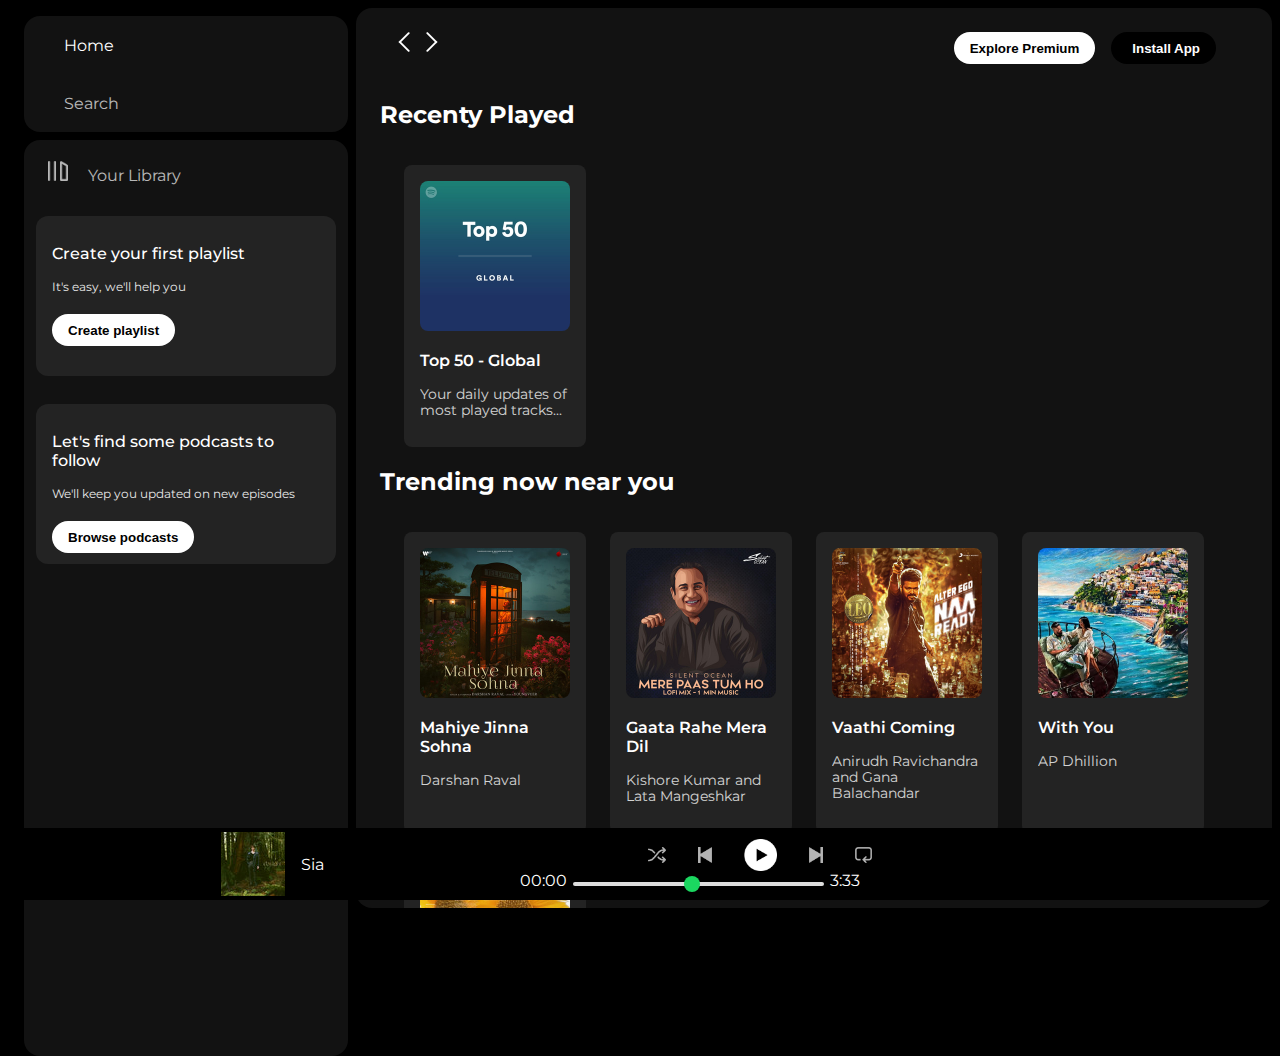
<file: spotify clone/index.html>
<!DOCTYPE html>
<html lang="en">
<head>
    <meta charset="UTF-8">
    <meta name="viewport" content="width=device-width, initial-scale=1.0">
    <link rel="stylesheet" href="https://cdnjs.cloudflare.com/ajax/libs/font-awesome/6.4.2/css/all.min.css" integrity="sha512-z3gLpd7yknf1YoNbCzqRKc4qyor8gaKU1qmn+CShxbuBusANI9QpRohGBreCFkKxLhei6S9CQXFEbbKuqLg0DA==" crossorigin="anonymous" referrerpolicy="no-referrer" />
    <link rel="icon" href="./assets/logo.png">
    <title>Spotify - Web Player: Music for everyone</title>
    <link rel="stylesheet" href="style.css">
    <link rel="preconnect" href="https://fonts.googleapis.com">
<link rel="preconnect" href="https://fonts.gstatic.com" crossorigin>
<link href="https://fonts.googleapis.com/css2?family=Montserrat:wght@300;400;500;600;700&family=Poppins&display=swap" rel="stylesheet">
</head>
<body>
    <div class="main">
        <div class="sidebar">
            <div class="nav">
                <div class="nav-option" style="opacity: 1;">
                    <i class="fa-solid fa-house"></i>
                    <a href="#">Home</a>
                </div>
                <div class="nav-option">
                  <i class="fa-solid fa-magnifying-glass"></i>
                  <a href="#">Search</a>
                </div>
            </div>
            <div class="library">
                <div class="options">
                    <div class="lib-option nav-option">
                       <img  src="./assets/library_icon.png">
                        <a href="#">Your Library</a>
                    </div>
                    <div class="icons">
                        <i class="fa-solid fa-plus"></i>
                        <i class="fa-solid fa-arrow-right"></i>
                    </div>
                </div>
                <div class="lib-box">
                    <div class="box">
                        <p class="box-p1">Create your first playlist</p>
                        <p class="box-p2">It's easy, we'll help you</p>
                        <button class="badge">Create playlist</button>
                    </div>
                    <div class="box">
                        <p class="box-p1">Let's find some podcasts to follow</p>
                        <p class="box-p2">We'll keep you updated on new episodes</p>
                        <button class="badge">Browse podcasts</button>
                    </div>
                </div>
            </div>
        </div> 
        <div class="main_content">
            <div class="sticky-nav">
                <div class="sticky-nav-icons">
                    <img src="./assets/backward_icon.png">
                <img src="./assets/forward_icon.png" class="hide">
                </div>
                <div class="sticky-nav-options">
                    <button class="badge nav-item hide">Explore Premium</button>
                    <button class="badge nav-item dark-badge"><i class="fa-regular fa-circle-down" style="margin-right: 5px;"></i>Install App</button>
                    <i class="fa-regular fa-user nav-item"></i>
                </div>
            </div>
        
            <h2>Recenty Played</h2>
            <div class="cards-container">
                <div class="card">
                    <img src="assets/card1img.jpeg" class="card-img">
                    <p class="card-title">Top 50 - Global</p>
                    <p class="card-info">Your daily updates of most played tracks...</p>
                </div>
            </div>

            <h2>Trending now near you </h2>
            <div class="cards-container">
                <div class="card">
                    <img src="assets/card2img.jpeg" class="card-img">
                    <p class="card-title">Mahiye Jinna Sohna</p>
                    <p class="card-info">Darshan Raval</p>
                </div>
                <div class="card">
                    <img src="assets/card3img.jpeg" class="card-img">
                    <p class="card-title">Gaata Rahe Mera Dil</p>
                    <p class="card-info">Kishore Kumar and Lata Mangeshkar</p>
                </div>
                <div class="card">
                    <img src="assets/card4img.jpeg" class="card-img">
                    <p class="card-title">Vaathi Coming</p>
                    <p class="card-info">Anirudh Ravichandra and Gana Balachandar</p>
                </div>
                <div class="card">
                    <img src="assets/withyou.jpeg" class="card-img">
                    <p class="card-title">With You</p>
                    <p class="card-info">AP Dhillion</p>
                </div>
                <div class="card">
                    <img src="assets/irradey.jpeg" class="card-img">
                    <p class="card-title">Iraaday</p>
                    <p class="card-info">Rovalio and Abdul Hannan</p>
                </div>
            </div>
            <h2>Featured Charts</h2>
            <div class="cards-container">
                <div class="card">
                    <img src="assets/card5img.jpeg" class="card-img">
                    <p class="card-title">Top Songs - Global</p>
                    <p class="card-info">Your daily updates of most played tracks...</p>
                </div>
                <div class="card">
                    <img src="assets/card6img.jpeg" class="card-img">
                    <p class="card-title">Top Songs - India</p>
                    <p class="card-info">Your daily updates of most played tracks...</p>
                </div>
                <div class="card">
                    <img src="assets/card1img.jpeg" class="card-img">
                    <p class="card-title">Top 50 - Global</p>
                    <p class="card-info">Your daily updates of most played tracks...</p>
                </div>
            </div>
            <div class="footer">
                <div class="line"></div>
            </div>
            
        </div>
        <div class="music-player">
            <div class="album">
                <img src="./assets/album_picture.jpeg" class="album-opt">
                <p class="album-name" class="album-opt"></p>
                <p class="album-info" class="album-opt artist-name">Sia</p>
            </div>
            <div class="player">
                <div class="player-controls">
                    <img src="./assets/player_icon1.png" class="player-control-icon">
                    <img src="./assets/player_icon2.png" class="player-control-icon">
                    <img src="./assets/player_icon3.png" class="player-control-icon" style="opacity: 1; height: 2rem;">
                    <img src="./assets/player_icon4.png" class="player-control-icon">
                    <img src="./assets/player_icon5.png" class="player-control-icon">
                </div>
                <div class="progress-bar">
                    <span class="curr-time">00:00</span>
                    <input type="range" min="0" max="100" class="progress-bar" step="1">
                    <span class="tot-time">3:33</span>
                </div>
            </div>
            <div class="controls"></div>
        </div>         
    </div>
</body>
</html>
</file>
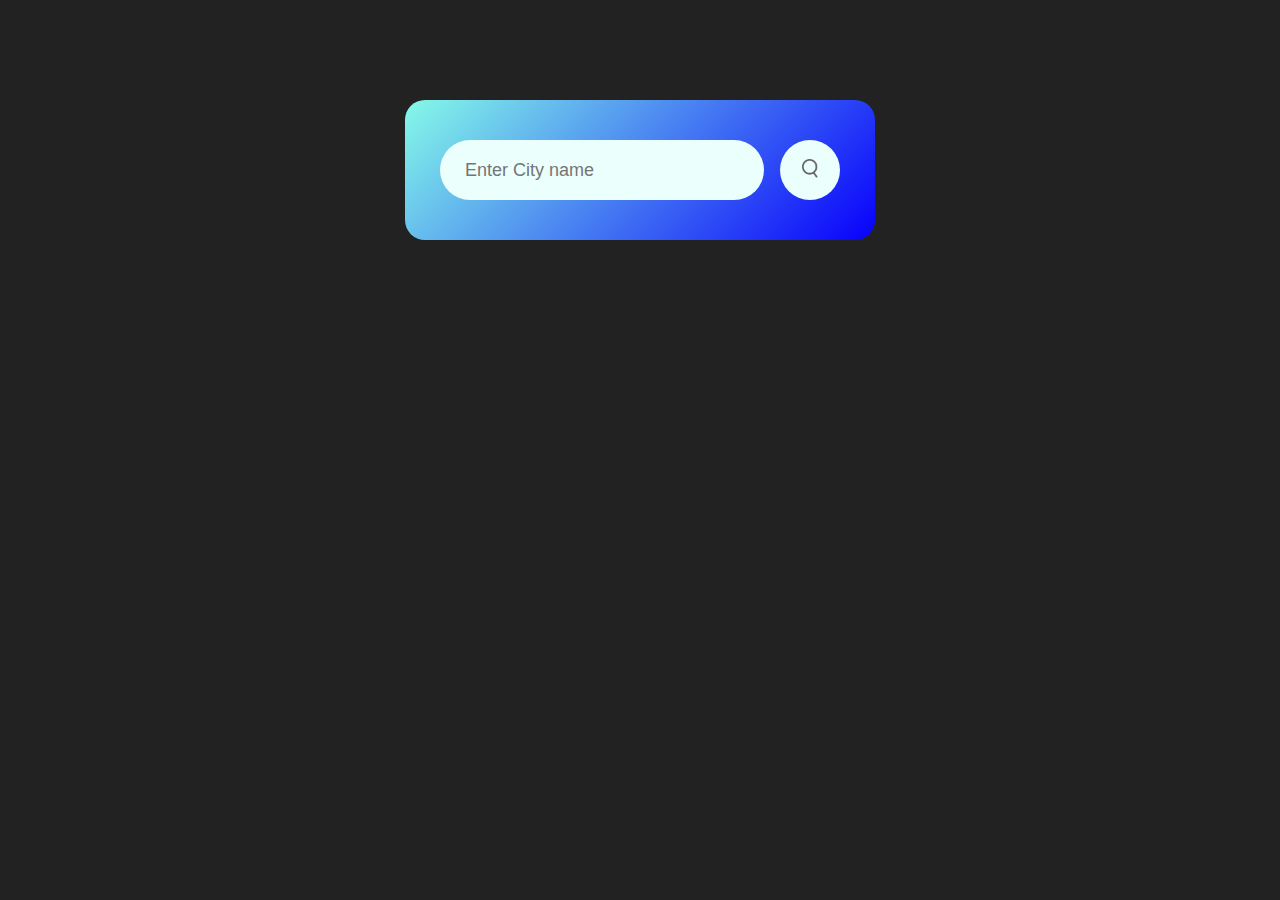
<file: spotify clone/WeatherApplication javascript/index.html>
<!DOCTYPE html>
<html lang="en">
<head>
    <meta charset="UTF-8">
    <meta name="viewport" content="width=device-width, initial-scale=1.0">
    <title>Weather App</title>
    <link rel="stylesheet" href="style.css">
</head>
<body>
    <div class="card">
        <div class="search">
            <input type="text" placeholder="Enter City name"
            spellcheck="false">
            <button><img src="search.png"></button>
        </div>
        <div class="error">
            <p>Invalid City name</p>
        </div>
        <div class="weather">
            <img src="rain.png" class="weather-icon">
            <h1 class="temp">22°c</h1>
            <h2 class="city">New York</h2>
            <div class="details">
                <div class="col">
                    <img src="humidity.png">
                    <div>
                        <p class="humidity">50%</p>
                        <p>humidity</p>
                    </div>
                </div>
                <div class="col">
                    <img src="wind.png">
                    <div>
                        <p class="wind">15 km/h</p>
                        <p>Wind Speed</p>
                    </div>
                </div>
            </div>
        </div>
    </div>

<script>

const apiKey ="579c4980c63bebc2a4ae72d81cd2690b";
const apiUrl="https://api.openweathermap.org/data/2.5/weather?units=metric&q=";

const searchBox = document.querySelector(".search input");
const searchBtn = document.querySelector(".search button");
const weatherIcon = document.querySelector(".weather-icon");



async function checkWeather(city){
    const response = await fetch(apiUrl + city+ `&appid=${apiKey}`);

    if(response.status == 404){
        document.querySelector(".error").style.display ="block";
        document.querySelector(".weather").style.display ="none";
    }else{
        var data = await response.json();

        document.querySelector(".city").innerHTML= data.name;
        document.querySelector(".temp").innerHTML= Math.round(data.main.temp) + "°c";
        document.querySelector(".humidity").innerHTML= data.main.humidity +"%";
        document.querySelector(".wind").innerHTML= data.wind.speed +"km/h";
    
        if(data.weather[0].main =="Clouds"){
            weatherIcon.src ="clouds.png";
        }
        else if(data.weather[0].main =="Clear"){
            weatherIcon.src ="clear.png";
        }
        else if(data.weather[0].main =="Rain"){
            weatherIcon.src ="rain.png";
        }
        else if(data.weather[0].main =="Drizzle"){
            weatherIcon.src ="drizzle.png";
        }
        else if(data.weather[0].main =="Mist"){
            weatherIcon.src ="mist.png";
        }
    
        document.querySelector(".weather").style.display ="block";
        document.querySelector(".error").style.display ="none";
    
    }

}

searchBtn.addEventListener("click",()=>{
    checkWeather(searchBox.value);

})
</script>


</body>
</html>
</file>
<file: spotify clone/style.css>
body{
    font-family: 'Montserrat', sans-serif;
    margin: 0;
    background-color: black;
    color: white;
    overflow: hidden;
}
.main{
    display: flex;
    height: 100vh;
    padding: 0.5rem;
}
.sidebar{
    background-color: black;
    width: 340px;
    border-radius: 1rem; /*16px*/
    margin-left: 0.5rem;
}
.main_content{
    background-color: #121212;
    flex: 1;
    border-radius: 1rem;
    overflow: auto;
    padding: 0 1.5rem 0 1.5rem;
}
.music-player{
    background-color: black;
    position: fixed;
    bottom: 0;
    width: 100%;
    height: 72px;
}
a{
    text-decoration: none;
    color: white;
}
.nav{
    background-color: #121212;
    border-radius: 1rem;
    display: flex;
    flex-direction: column;
    justify-content: center;
    height: 100px;
    padding: 0.5rem 0.75rem;
    margin: 0.5rem;
}
.nav-option{
    line-height: 2.5rem;
    opacity: 0.7;
    padding: 0.5rem 0.75rem;
}
.nav-option:hover{
    opacity: 1;
}

.nav-option i{
    font-size: 1.25rem;
}

.nav-option a {
    font-size: 1rem;
    margin-left: 1rem;
}
.library{
    background-color: #121212;
    border-radius: 1rem;
    height: 100%;
    margin: 0.5rem;
    padding: 0.5rem 0.75rem;

}
.options{
    display: flex;
    justify-content: space-between;
    align-items: center;
}
.lib-option img{
    height: 1.25rem;
    width: 1.25rem;
}
.icons{
    font-size: 1.25rem;
    opacity: 0.7;
    margin-right: 1rem;
    display: flex;
}
.icons i{
    opacity: 0.7;
    margin-right: 1rem;
}
.icons i:hover{
    opacity: 1;
}
.box{
    background-color: #232323;
    height: 8.5rem;
    border-radius: 0.75rem;
    margin: 0.75rem 0 1.75rem 0;
    padding: 0.75rem 1rem;
}
.box-p1{
    font-size: 1rem;
    font-weight: 500;
}
.box-p2{
    font-size: 0.75rem;
    opacity: 0.9;
}
.badge{
    background-color: white;
    border: none;
    border-radius: 100px;
    padding: 0.25rem 1rem;
    font-weight: 700;
    margin-top: 0.5rem;
    height: 2rem;
    width: fit-content;
}
.dark-badge{
    background-color: black;
    color: white;
}
.sticky-nav{
    position: sticky;
    top: 0;
    background-color: #121212;
    display: flex;
    justify-content: space-between;
    align-items: center;
    padding: 1rem 0 1rem 0;
    z-index: 10;
}
.sticky-nav-icons{
    margin-left: 0.75rem;
}
.sticky-nav-options{
    display: flex;
    justify-content: center;
    align-items: center;
}
.nav-item{
    margin-right: 1rem;
}
@media(max-width: 1000px){
    .hide{
        display: none;
    }
}
.card{
    background-color: #232323;
    width: 150px;
    border-radius: 0.5rem;
    padding: 1rem;
    margin-left: 1.5rem;
    margin-top: 1rem;
}
.cards-container{
    display: flex;
    flex-wrap: wrap;

}
.card-img{
    width: 100%;
    border-radius: 0.5rem;
}
.card-title{
    font-weight: 600;
}
.card-info{
    font-size: 0.85rem;
    opacity: 0.8;
}
.footer{
    height: 300px;
    display: flex;
    align-items: center;
    justify-self: center;
}
.line{
    width: 90%;
    height: 50%;
    border-top: 1px solid white;
    opacity: 0.4;
}
.music-player{
    display: flex;
    justify-content: space-between;
    align-items: center;
}
.album{
    width: 50%;
}
.player{
    width: 50%;
}
.controls{
    width: 25%;
}
.player-controls{
    display: flex;
    justify-content: center;
    align-items: center;
}
.player-control-icon{
    height: 1rem;
    margin-right: 2rem;
    opacity: 0.7;
}
.player-control-icon:hover{
    opacity: 1;
}
.playerback-bar{
    display:flex;
    justify-content: center;
    align-items: center;
}
.progress-bar{
    width: 70%;
    appearance: none;
    background-color: transparent;
    cursor: pointer;
}
.progress-bar::-webkit-slider-runnable-track{
    background-color: #ddd;
    border-radius: 100px;
    height: 0.2rem;
}
.progress-bar::-webkit-slider-thumb{
    appearance: none;
    height: 1rem;
    width: 1rem;
    background-color: #1bd760;
    border-radius: 50%;
    margin: -6px;
}
.album{
    display: flex;
    justify-content: center;
    align-items: center;
}
.album-opt{
    margin: 1rem;
}
.album .artist-name{
    margin-bottom: 2rem;
    opacity: 0.5;
}
</file>
<file: spotify clone/WeatherApplication javascript/style.css>
*{
    margin:0;
    padding:0;
    font-family: 'Poppins', sans-serif;
    box-sizing: border-box;
}
body{
    background: #222;
}
.card{
    width: 90%;
    max-width: 470px;
    background: linear-gradient(135deg, #85fae8, #0800fc);
    color: #fff;
    margin: 100px auto 0;
    border-radius: 20px;
    padding: 40px 35px;
    text-align: center;
}
.search{
   width: 100%; 
   display: flex;
   align-items: center;
   justify-content: space-between;
}
.search input{
    border: 0;
    outline: 0;
    background: #ebfffc;
    color: #555;
    padding: 10px 25px;
    height: 60px;
    border-radius: 30px;
    flex: 1;
    margin-right: 16px;
    font-size: 18px;
}
.search button{
    border: 0;
    outline: 0;
    background: #ebfffc;
    border-radius: 50%;
    width: 60px;
    height: 60px;
    cursor: pointer;
}
.search button img{
    width: 16px;
}
.weather-icon{
    width: 170px;
    margin-top: 30px; 
}
.weather h1{
    font-size: 80px;
    font-weight: 500;
}
.weather h2{
    font-size: 45px;
    font-weight: 400;
    margin-top: -10px;
}
.details{
    display: flex;
    align-items: center;
    justify-content: space-between;
    padding: 0 20px;
    margin-top: 50px;
}
.col{
    display: flex;
    align-items:center;
    text-align: left;
}
.col img{
    width: 40px;
    margin-right: 10px;
}
.humidity, .wind{
    font-size: 28px;
    margin-top: -6px;
}
.weather{
    display: none;
}
.error{
    text-align: left;
    margin-left: 10px;
    font-size: 14px;
    margin-top: 10px;
    display: none;
}
</file>
